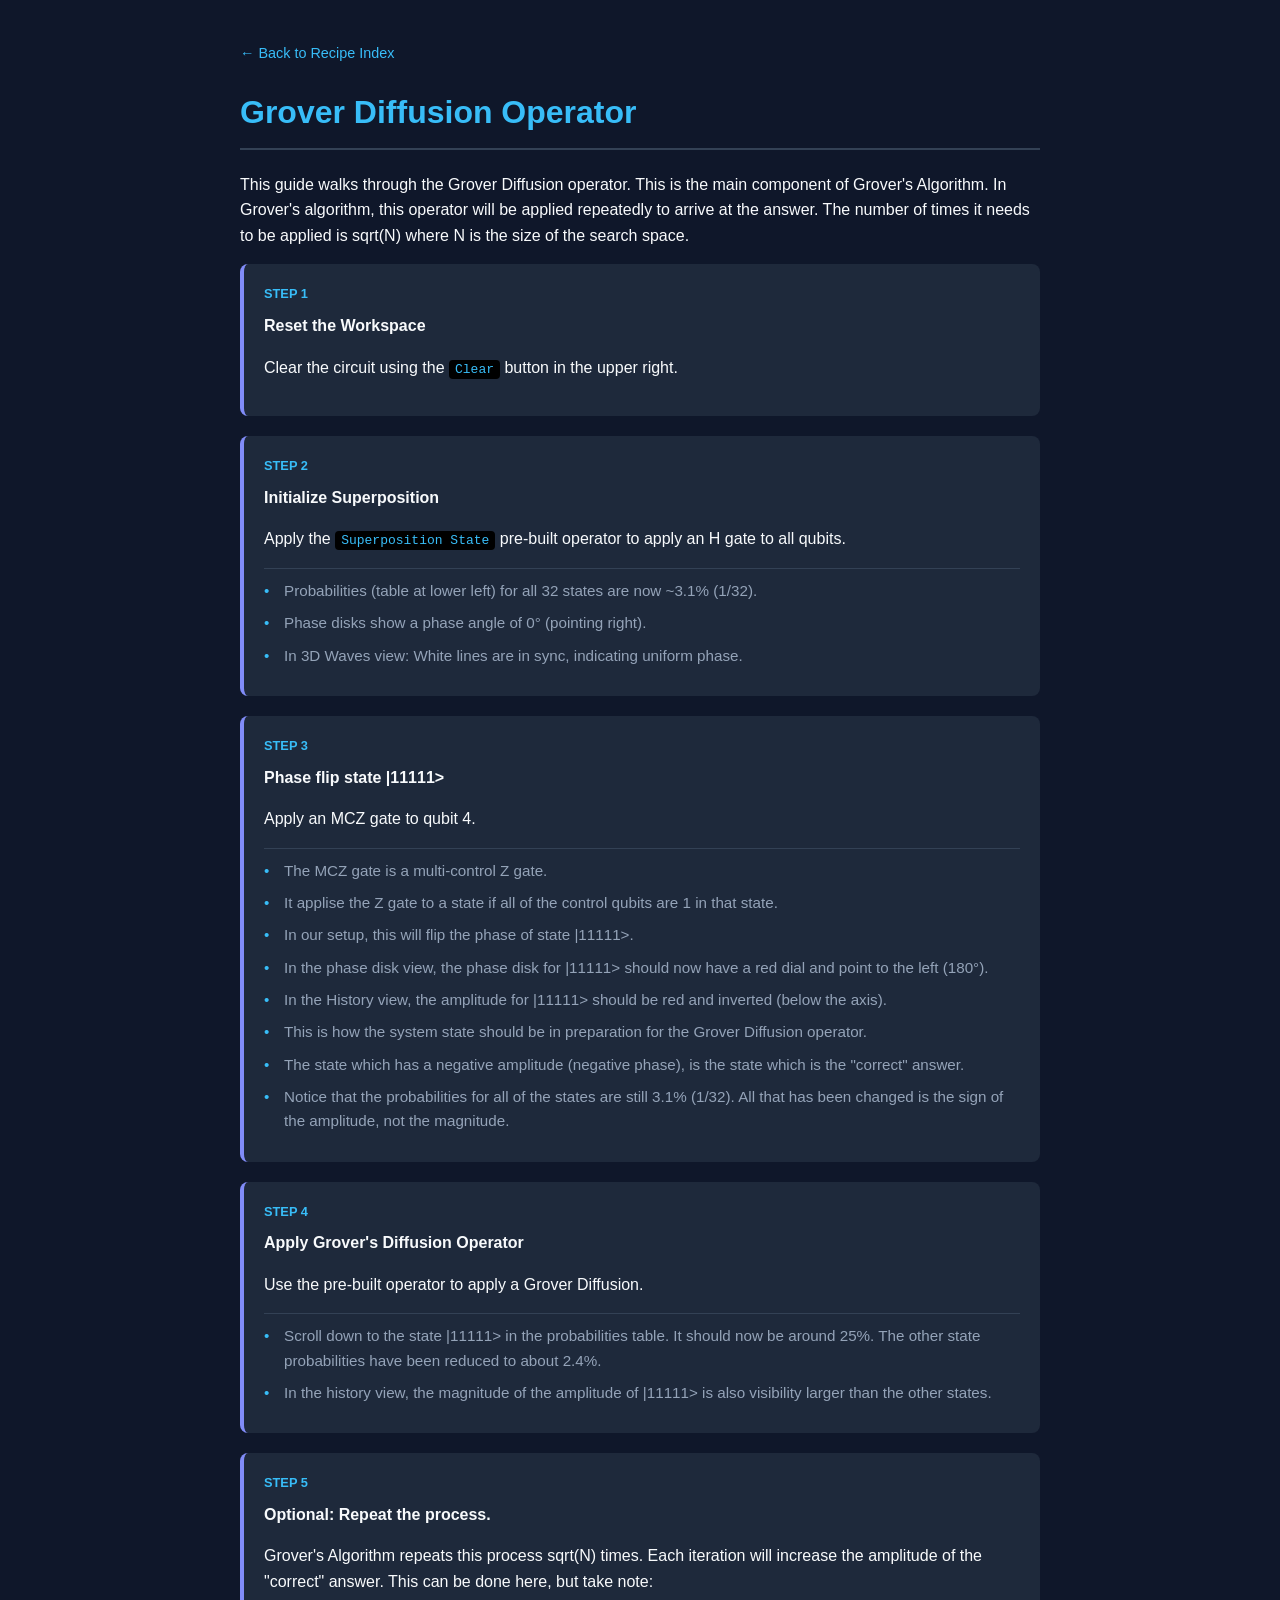
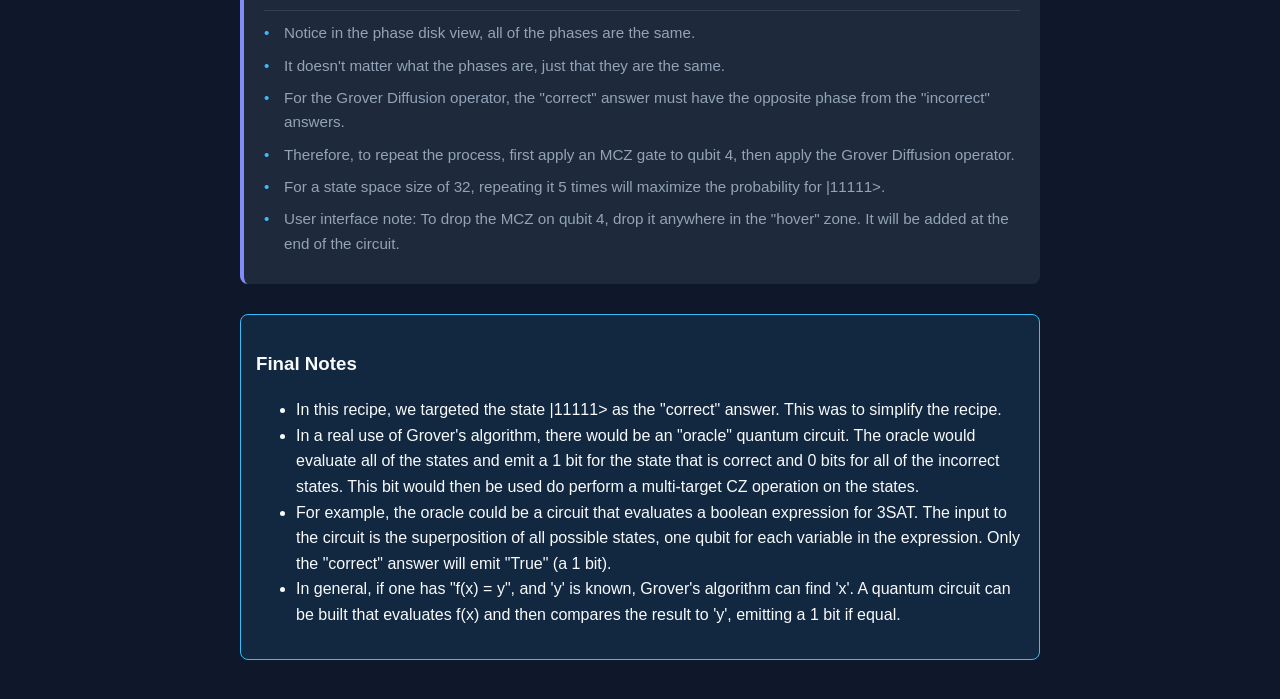
<file: recipes/grover_diffusion.html>
<!DOCTYPE html>
<html lang="en">
<head>
    <meta charset="UTF-8">
    <meta name="viewport" content="width=device-width, initial-scale=1.0">
    <title>Grover Diffusion Operator</title>
    <link rel="stylesheet" href="recipes.css">
</head>
<body>
    <nav class="nav-header">
        <a href="recipes.html" class="back-link">← Back to Recipe Index</a>
    </nav>
    <h1>Grover Diffusion Operator</h1>
    <p>
      This guide walks through the Grover Diffusion operator. This is the main component of Grover's Algorithm. In Grover's algorithm, this operator will be applied repeatedly to arrive at the answer.  The number of times it needs to be applied is sqrt(N) where N is the size of the search space.
    </p>

    <ol class="recipe-steps">
      <li>
        <strong>Reset the Workspace</strong>
        <p>Clear the circuit using the <code>Clear</code> button in the upper right.</p>
      </li>

        <li>
            <strong>Initialize Superposition</strong>
            <p>Apply the <code>Superposition State</code> pre-built operator to apply an H gate to all qubits.</p>
            <ul class="observations">
                <li>Probabilities (table at lower left) for all 32 states are now ~3.1% (1/32).</li>
                <li>Phase disks show a phase angle of 0&deg; (pointing right).</li>
                <li>In 3D Waves view: White lines are in sync, indicating uniform phase.</li>
            </ul>
        </li>
      
        <li>
            <strong>Phase flip state |11111></strong>
            <p>Apply an MCZ gate to qubit 4.</p>
            <ul class="observations">
              <li>The MCZ gate is a multi-control Z gate.</li>
              <li>It applise the Z gate to a state if all of the control qubits are 1 in that state.</li>
              <li>In our setup, this will flip the phase of state |11111>.</li>
              <li>In the phase disk view, the phase disk for |11111> should now have a red dial and point to the left (180&deg;).</li>
              <li>In the History view, the amplitude for |11111> should be red and inverted (below the axis).</li>
              <li>This is how the system state should be in preparation for the Grover Diffusion operator.</li>
              <li>The state which has a negative amplitude (negative phase), is the state which is the &quot;correct&quot; answer.</li>
              <li>Notice that the probabilities for all of the states are still 3.1% (1/32). All that has been changed is the sign of the amplitude, not the magnitude.</li>
            </ul>
        </li>

        <li>
            <strong>Apply Grover's Diffusion Operator</strong>
            <p>Use the pre-built operator to apply a Grover Diffusion.</p>
            <ul class="observations">
                <li>Scroll down to the state |11111> in the probabilities table. It should now be around 25%. The other state probabilities have been reduced to about 2.4%.</li>
                <li>In the history view, the magnitude of the amplitude of |11111> is also visibility larger than the other states.</li>
            </ul>
        </li>

        <li>
            <strong>Optional: Repeat the process.</strong>
            <p>Grover's Algorithm repeats this process sqrt(N) times. Each iteration will increase the amplitude of the &quot;correct&quot; answer. This can be done here, but take note:</p>
            <ul class="observations">
              <li>Notice in the phase disk view, all of the phases are the same.</li>
              <li>It doesn't matter what the phases are, just that they are the same.</li>
              <li>For the Grover Diffusion operator, the &quot;correct&quot; answer must have the opposite phase from the &quot;incorrect&quot; answers.</li>
              <li>Therefore, to repeat the process, first apply an MCZ gate to qubit 4, then apply the Grover Diffusion operator.</li>
              <li>For a state space size of 32, repeating it 5 times will maximize the probability for |11111>.</li>
              <li>User interface note: To drop the MCZ on qubit 4, drop it anywhere in the &quot;hover&quot; zone. It will be added at the end of the circuit.</li>
            </ul>
        </li>
        
        </ol>

    <section class="note-box">
        <h3>Final Notes</h3>
        <ul>
          <li>In this recipe, we targeted the state |11111> as the &quot;correct&quot; answer. This was to simplify the recipe.
          <li>In a real use of Grover's algorithm, there would be an &quot;oracle&quot; quantum circuit. The oracle would evaluate all of the states and emit a 1 bit for the state that is correct and 0 bits for all of the incorrect states. This bit would then be used do perform a multi-target CZ operation on the states.</li>
          
          <li>For example, the oracle could be a circuit that evaluates a boolean expression for 3SAT. The input to the circuit is the superposition of all possible states, one qubit for each variable in the expression. Only the &quot;correct&quot; answer will emit &quot;True&quot; (a 1 bit).</li>

          <li>In general, if one has &quot;f(x) = y&quot;, and 'y' is known, Grover's algorithm can find 'x'. A quantum circuit can be built that evaluates f(x) and then compares the result to 'y', emitting a 1 bit if equal.</li>

        </ul>
    </section>

</body>
</html>
</file>
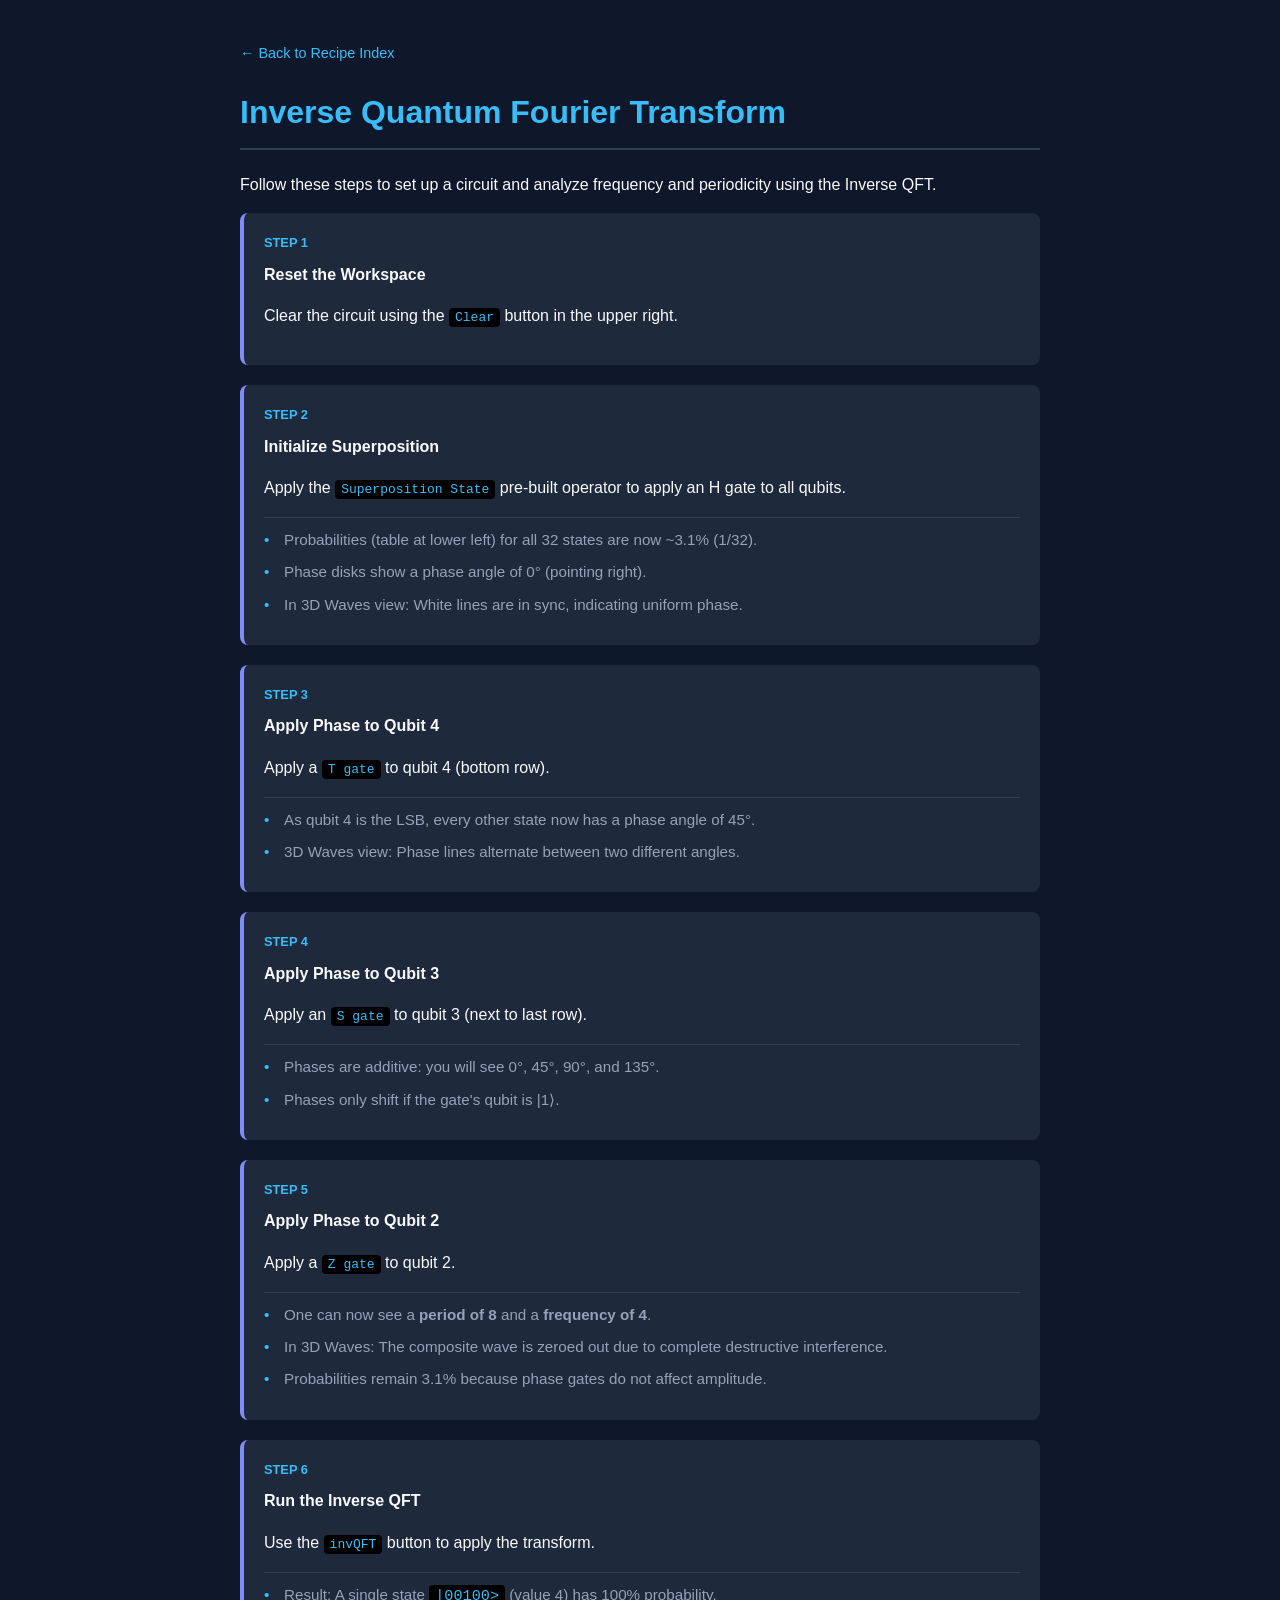
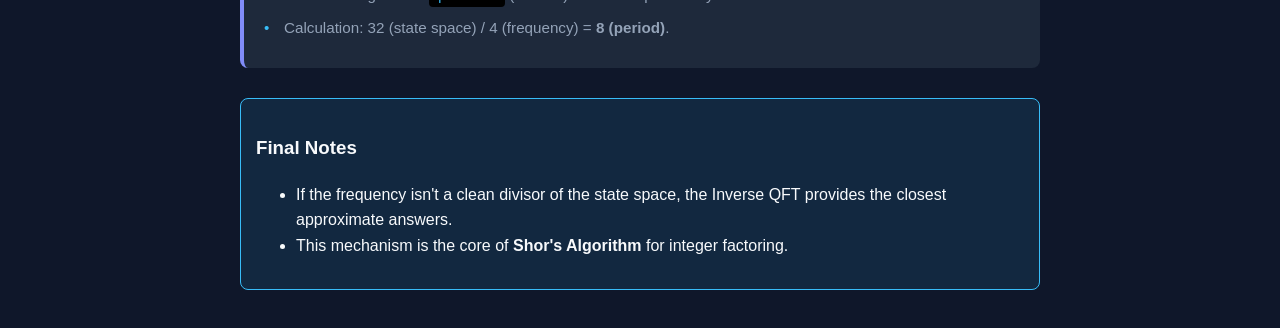
<file: recipes/iqft.html>
<!DOCTYPE html>
<html lang="en">
<head>
    <meta charset="UTF-8">
    <meta name="viewport" content="width=device-width, initial-scale=1.0">
    <title>Inverse QFT Recipe</title>
    <link rel="stylesheet" href="recipes.css">
</head>
<body>
    <nav class="nav-header">
       <a href="recipes.html" class="back-link">← Back to Recipe Index</a>
    </nav>

    <h1>Inverse Quantum Fourier Transform</h1>
    <p>Follow these steps to set up a circuit and analyze frequency and periodicity using the Inverse QFT.</p>

    <ol class="recipe-steps">
        <li>
            <strong>Reset the Workspace</strong>
            <p>Clear the circuit using the <code>Clear</code> button in the upper right.</p>
        </li>

        <li>
            <strong>Initialize Superposition</strong>
            <p>Apply the <code>Superposition State</code> pre-built operator to apply an H gate to all qubits.</p>
            <ul class="observations">
                <li>Probabilities (table at lower left) for all 32 states are now ~3.1% (1/32).</li>
                <li>Phase disks show a phase angle of 0&deg; (pointing right).</li>
                <li>In 3D Waves view: White lines are in sync, indicating uniform phase.</li>
            </ul>
        </li>

        <li>
            <strong>Apply Phase to Qubit 4</strong>
            <p>Apply a <code>T gate</code> to qubit 4 (bottom row).</p>
            <ul class="observations">
                <li>As qubit 4 is the LSB, every other state now has a phase angle of 45&deg;.</li>
                <li>3D Waves view: Phase lines alternate between two different angles.</li>
            </ul>
        </li>

        <li>
            <strong>Apply Phase to Qubit 3</strong>
            <p>Apply an <code>S gate</code> to qubit 3 (next to last row).</p>
            <ul class="observations">
                <li>Phases are additive: you will see 0&deg;, 45&deg;, 90&deg;, and 135&deg;.</li>
                <li>Phases only shift if the gate's qubit is |1⟩.</li>
            </ul>
        </li>

        <li>
            <strong>Apply Phase to Qubit 2</strong>
            <p>Apply a <code>Z gate</code> to qubit 2.</p>
            <ul class="observations">
                <li>One can now see a <strong>period of 8</strong> and a <strong>frequency of 4</strong>.</li>
                <li>In 3D Waves: The composite wave is zeroed out due to complete destructive interference.</li>
                <li>Probabilities remain 3.1% because phase gates do not affect amplitude.</li>
            </ul>
        </li>

        <li>
            <strong>Run the Inverse QFT</strong>
            <p>Use the <code>invQFT</code> button to apply the transform.</p>
            <ul class="observations">
                <li>Result: A single state <code>|00100></code> (value 4) has 100% probability.</li>
                <li>Calculation: 32 (state space) / 4 (frequency) = <strong>8 (period)</strong>.</li>
            </ul>
        </li>
    </ol>

    <section class="note-box">
        <h3>Final Notes</h3>
        <ul>
            <li>If the frequency isn't a clean divisor of the state space, the Inverse QFT provides the closest approximate answers.</li>
            <li>This mechanism is the core of <strong>Shor's Algorithm</strong> for integer factoring.</li>
        </ul>
    </section>

</body>
</html>
</file>
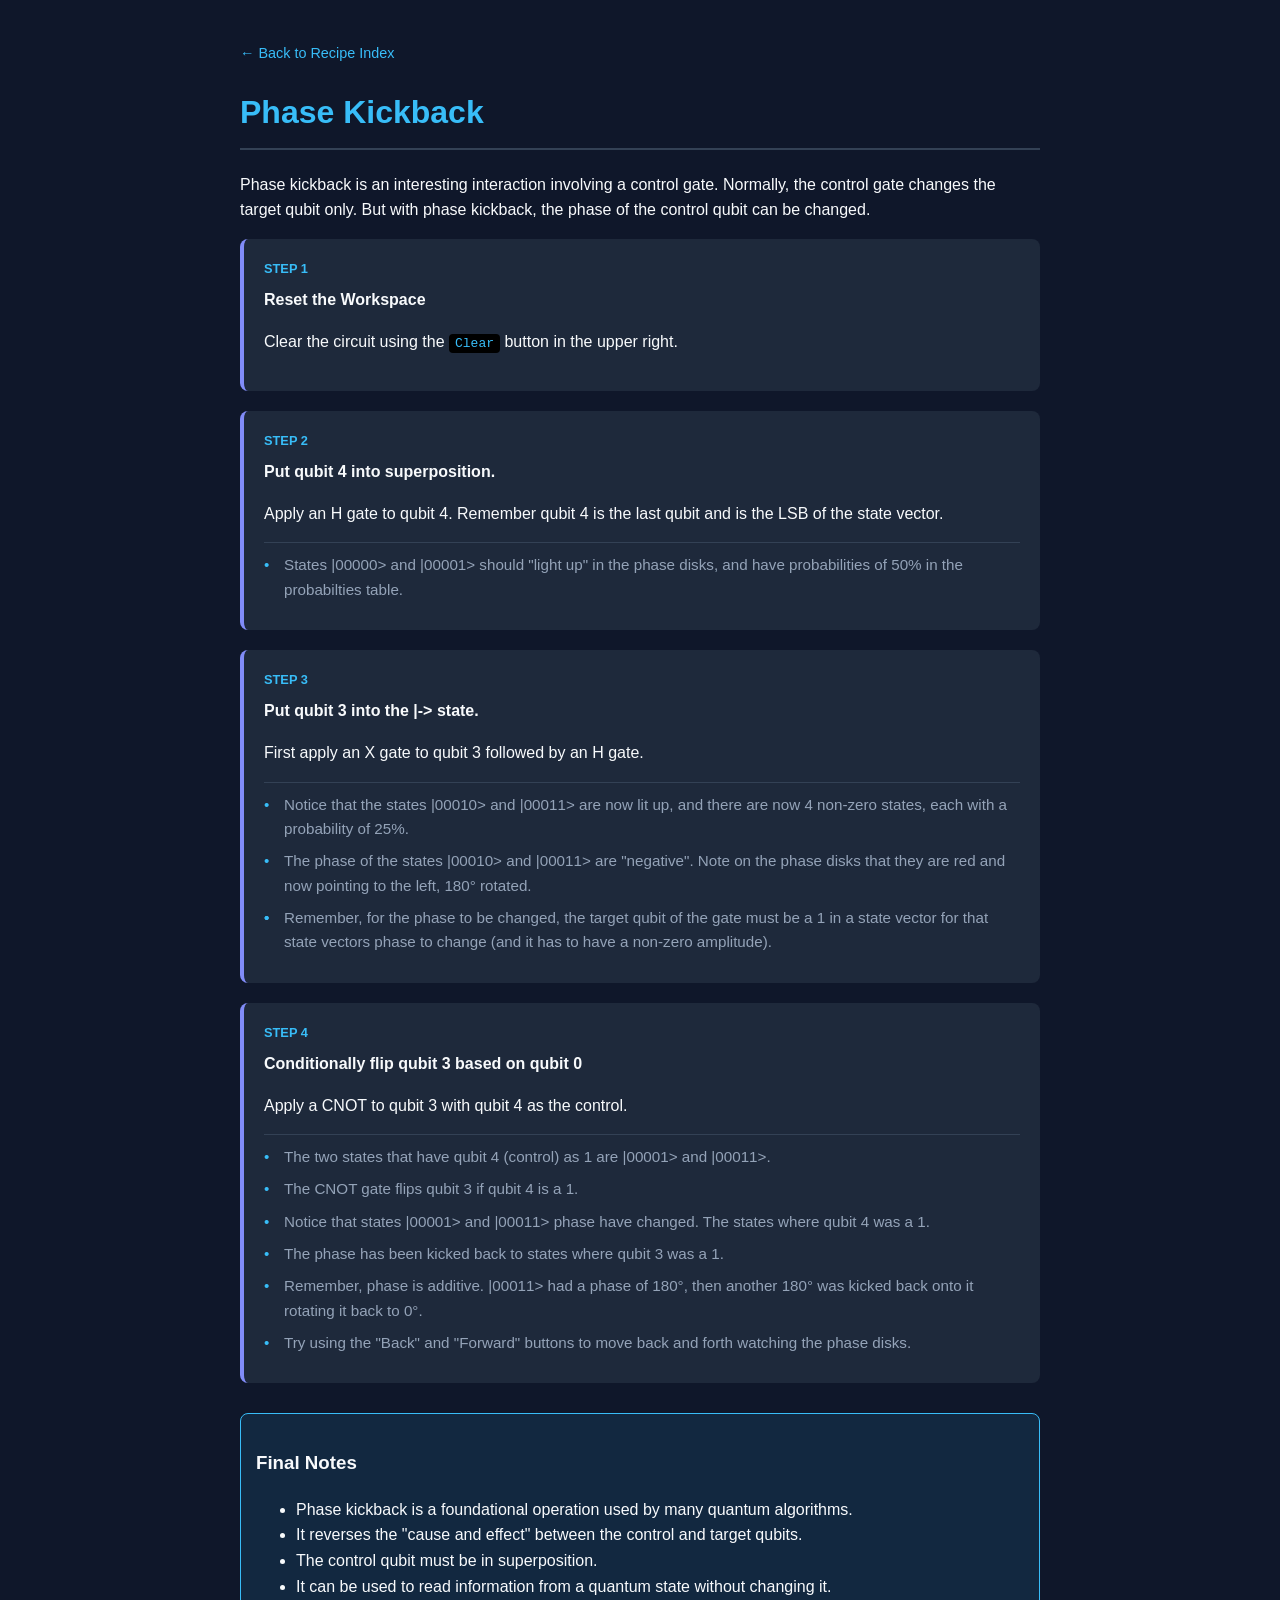
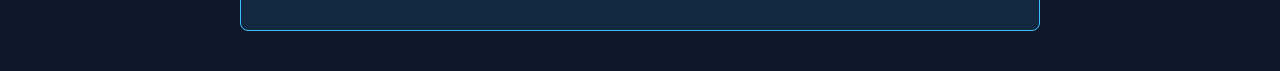
<file: recipes/phase_kickback.html>
<!DOCTYPE html>
<html lang="en">
<head>
    <meta charset="UTF-8">
    <meta name="viewport" content="width=device-width, initial-scale=1.0">
    <title>Phase Kickback</title>
    <link rel="stylesheet" href="recipes.css">
</head>
<body>
    <nav class="nav-header">
        <a href="recipes.html" class="back-link">← Back to Recipe Index</a>
    </nav>
    <h1>Phase Kickback</h1>
    <p>
      Phase kickback is an interesting interaction involving a control gate. Normally, the control gate changes the target qubit only. But with phase kickback, the phase of the control qubit can be changed.
    </p>

    <ol class="recipe-steps">
        <li>
            <strong>Reset the Workspace</strong>
            <p>Clear the circuit using the <code>Clear</code> button in the upper right.</p>
        </li>

        <li>
          <strong>Put qubit 4 into superposition.</strong>
          <p>Apply an H gate to qubit 4. Remember qubit 4 is the last qubit and is the LSB of the state vector.</p>
          <ul class="observations">
            <li>States |00000> and |00001> should "light up" in the phase disks, and have probabilities of 50% in the probabilties table.</li>
          </ul>
        </li>

        <li>
          <strong>Put qubit 3 into the |-> state.</strong>
          <p>First apply an X gate to qubit 3 followed by an H gate.
            <ul class="observations">
              <li>Notice that the states |00010> and |00011> are now lit up, and there are now 4 non-zero states, each with a probability of 25%.</li>
              <li>The phase of the states |00010> and |00011> are &quot;negative&quot;. Note on the phase disks that they are red and now pointing to the left, 180&deg; rotated.<li>
              <li>Remember, for the phase to be changed, the target qubit of the gate must be a 1 in a state vector for that state vectors phase to change (and it has to have a non-zero amplitude).</li>
            </ul>
        </li>

        <li>
          <strong>Conditionally flip qubit 3 based on qubit 0</strong>
          <p>Apply a CNOT to qubit 3 with qubit 4 as the control.</p>
          <ul class="observations">
            <li>The two states that have qubit 4 (control) as 1 are |00001> and |00011>.</li>
            <li>The CNOT gate flips qubit 3 if qubit 4 is a 1.</li>
            <li>Notice that states |00001> and |00011> phase have changed. The states where qubit 4 was a 1.</li>
            <li>The phase has been kicked back to states where qubit 3 was a 1.</li>
            <li>Remember, phase is additive. |00011> had a phase of 180&deg;, then another 180&deg; was kicked back onto it rotating it back to 0&deg;.</li>
            <li>Try using the &quot;Back&quot; and &quot;Forward&quot; buttons to move back and forth watching the phase disks.</li>
          </ul>
        </li>
        </ol>

    <section class="note-box">
        <h3>Final Notes</h3>
        <ul>
          <li>Phase kickback is a foundational operation used by many quantum algorithms.</li>
          <li>It reverses the &quot;cause and effect&quot; between the control and target qubits.</li>
          <li>The control qubit must be in superposition.</li>
          <li>It can be used to read information from a quantum state without changing it.</li>
        </ul>
    </section>

</body>
</html>
</file>
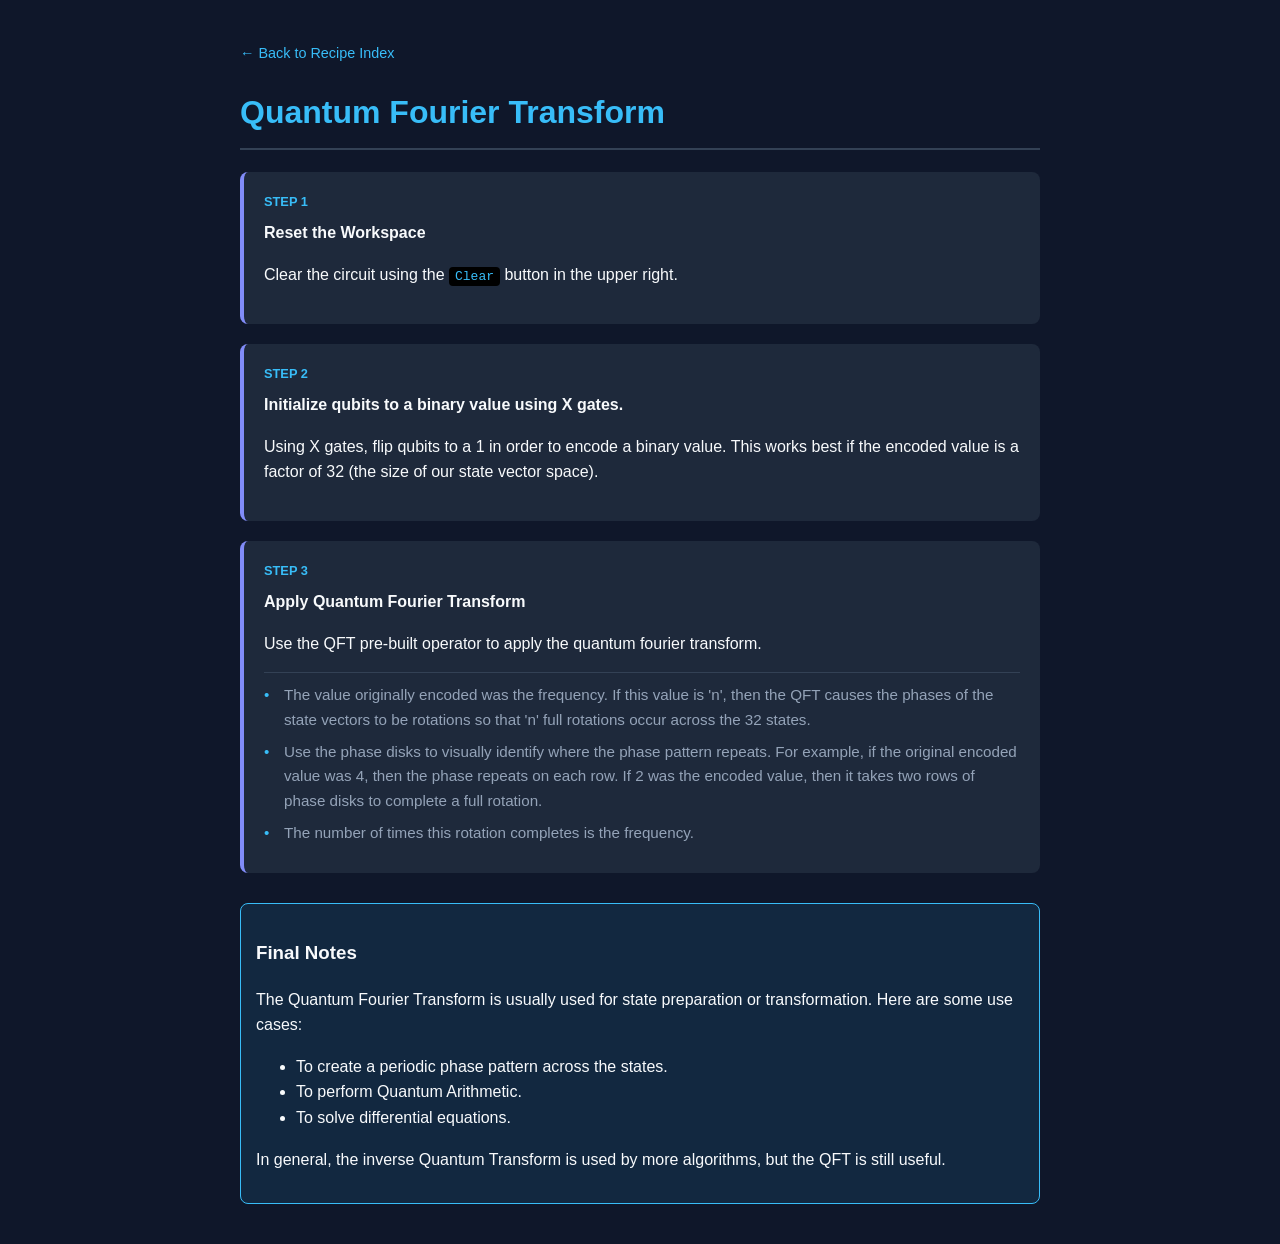
<file: recipes/qft.html>
<!DOCTYPE html>
<html lang="en">
<head>
    <meta charset="UTF-8">
    <meta name="viewport" content="width=device-width, initial-scale=1.0">
    <title>Quantum Fourier Transform</title>
    <link rel="stylesheet" href="recipes.css">
</head>
<body>
    <nav class="nav-header">
        <a href="recipes.html" class="back-link">← Back to Recipe Index</a>
    </nav>
    <h1>Quantum Fourier Transform</h1>
    <p>
      
    </p>

    <ol class="recipe-steps">
      <li>
        <strong>Reset the Workspace</strong>
        <p>Clear the circuit using the <code>Clear</code> button in the upper right.</p>
      </li>

      <li>
        <strong>Initialize qubits to a binary value using X gates.</strong>
        <p>Using X gates, flip qubits to a 1 in order to encode a binary value. This works best if the encoded value is a factor of 32 (the size of our state vector space).
        </p>
      </li>

      <li>
        <strong>Apply Quantum Fourier Transform</strong>
        <p>Use the QFT pre-built operator to apply the quantum fourier transform.</p>
        <ul class="observations">
          <li>The value originally encoded was the frequency. If this value is 'n', then the QFT causes the phases of the state vectors to be rotations so that 'n' full rotations occur across the 32 states.</li>
          <li>Use the phase disks to visually identify where the phase pattern repeats. For example, if the original encoded value was 4, then the phase repeats on each row. If 2 was the encoded value, then it takes two rows of phase disks to complete a full rotation.</li>
          <li>The number of times this rotation completes is the frequency.</li>
        </ul>
      </li>

        </ol>

    <section class="note-box">
        <h3>Final Notes</h3>
        <p>The Quantum Fourier Transform is usually used for state preparation or transformation. Here are some use cases:</p>
        <ul>
          <li>To create a periodic phase pattern across the states.</li>
          <li>To perform Quantum Arithmetic.</li>
          <li>To solve differential equations.</li>
        </ul>
        <p>In general, the inverse Quantum Transform is used by more algorithms, but the QFT is still useful.</p>
    </section>

</body>
</html>
</file>
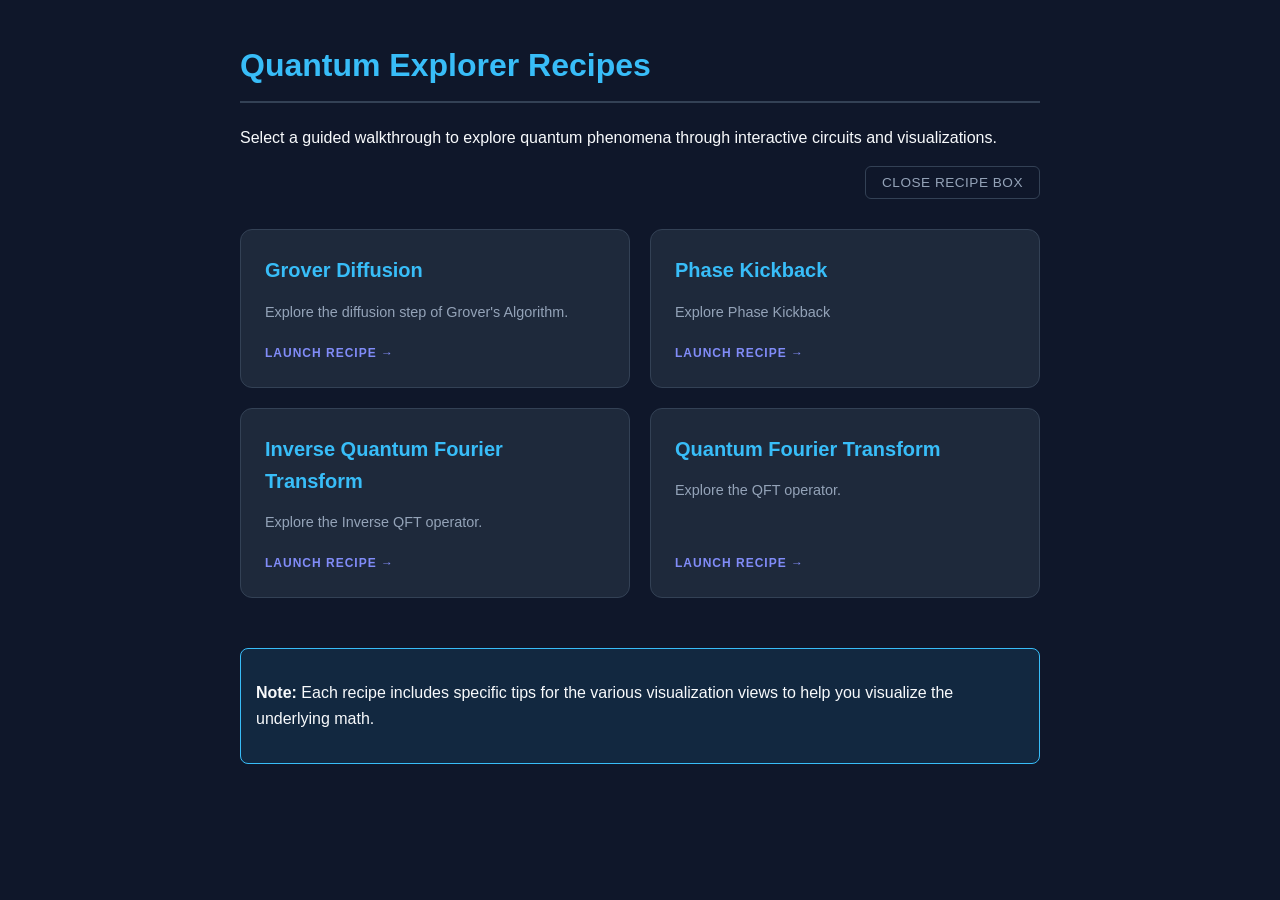
<file: recipes/recipes.html>
<!DOCTYPE html>
<html lang="en">
<head>
    <meta charset="UTF-8">
    <meta name="viewport" content="width=device-width, initial-scale=1.0">
    <title>Quantum Explorer Recipes</title>
    <link rel="stylesheet" href="recipes.css">
    <style>
        /* Specific styles for the Index layout */
        .recipe-grid {
            display: grid;
            grid-template-columns: repeat(auto-fill, minmax(300px, 1fr));
            gap: 20px;
            margin-top: 30px;
        }

        .recipe-card {
            background: var(--card-bg);
            border: 1px solid var(--border-color);
            border-radius: 12px;
            padding: 24px;
            transition: transform 0.2s, border-color 0.2s;
            text-decoration: none;
            display: flex;
            flex-direction: column;
            justify-content: space-between;
        }

        .recipe-card:hover {
            transform: translateY(-4px);
            border-color: var(--accent-blue);
        }

        .recipe-card h2 {
            margin: 0 0 12px 0;
            font-size: 1.25rem;
            color: var(--accent-blue);
        }

        .recipe-card p {
            font-size: 0.9rem;
            color: var(--text-muted);
            margin-bottom: 20px;
        }

        .btn-launch {
            color: var(--accent-purple);
            font-weight: bold;
            text-transform: uppercase;
            font-size: 0.75rem;
            letter-spacing: 1px;
        }
    </style>
</head>
<body>

    <header>
        <h1>Quantum Explorer Recipes</h1>
        <p>Select a guided walkthrough to explore quantum phenomena through interactive circuits and visualizations.</p>
    </header>

    <div class="close-container">
        <button class="btn-close" onclick="window.close()">Close Recipe Box</button>
    </div>
    <div class="recipe-grid">        
        
        <a href="grover_diffusion.html" class="recipe-card">
            <div>
                <h2>Grover Diffusion</h2>
                <p>Explore the diffusion step of Grover's Algorithm.</p>
            </div>
            <span class="btn-launch">Launch Recipe &rarr;</span>
        </a>

        <a href="phase_kickback.html" class="recipe-card">
            <div>
                <h2>Phase Kickback</h2>
                <p>Explore Phase Kickback</p>
            </div>
            <span class="btn-launch">Launch Recipe &rarr;</span>
        </a>


        <a href="iqft.html" class="recipe-card">
            <div>
                <h2>Inverse Quantum Fourier Transform</h2>
                <p>Explore the Inverse QFT operator.</p>
            </div>
            <span class="btn-launch">Launch Recipe &rarr;</span>
        </a>
        
        <a href="qft.html" class="recipe-card">
            <div>
                <h2>Quantum Fourier Transform</h2>
                <p>Explore the QFT operator.</p>
            </div>
            <span class="btn-launch">Launch Recipe &rarr;</span>
        </a>

    </div>

    <section class="note-box" style="margin-top: 50px;">
        <p><strong>Note:</strong> Each recipe includes specific tips for the various visualization views to help you visualize the underlying math.</p>
    </section>

</body>
</html>
</file>
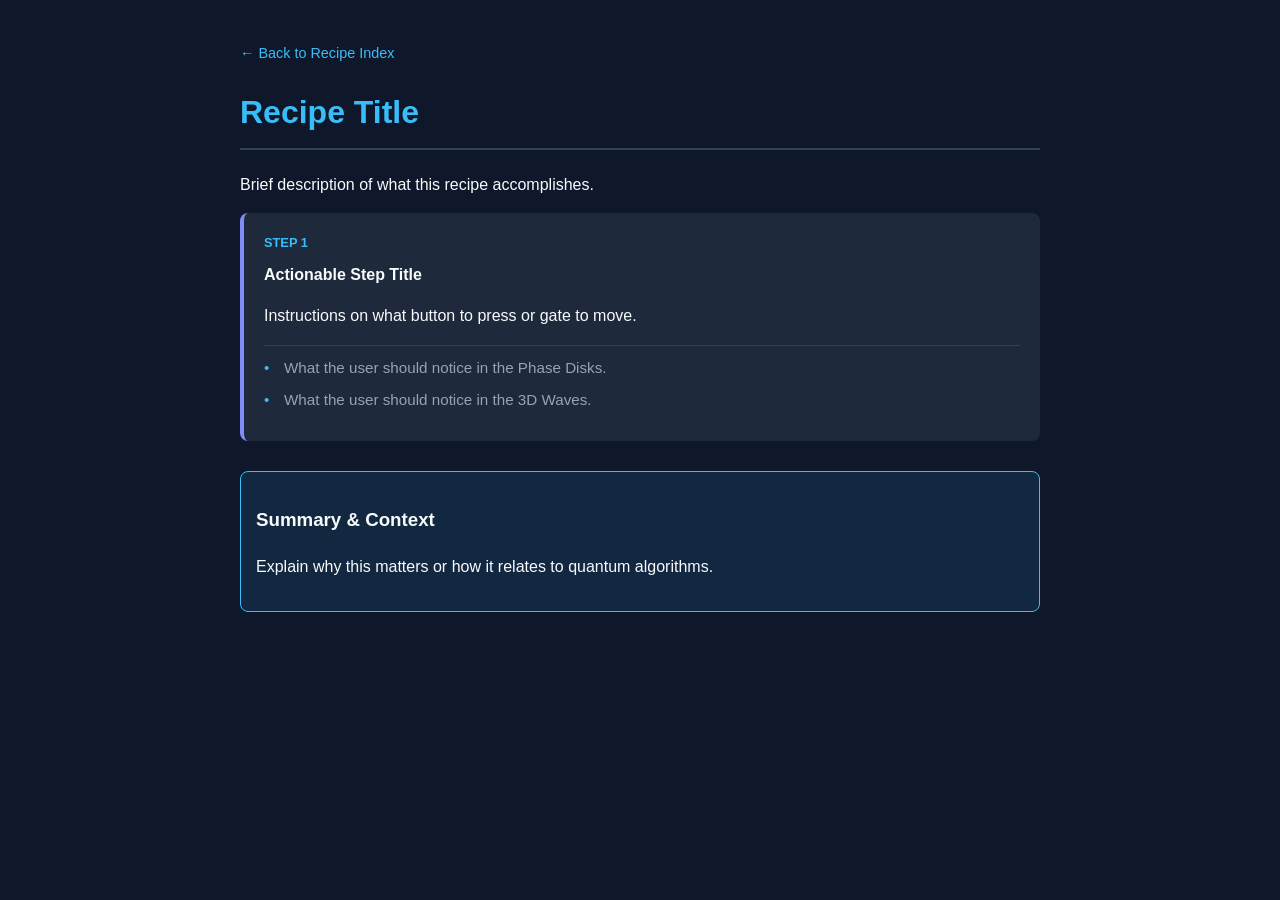
<file: recipes/skeleton.html>
<!DOCTYPE html>
<html lang="en">
<head>
    <meta charset="UTF-8">
    <meta name="viewport" content="width=device-width, initial-scale=1.0">
    <title>Recipe Title</title>
    <link rel="stylesheet" href="recipes.css">
</head>
<body>
    <nav class="nav-header">
        <a href="recipes.html" class="back-link">← Back to Recipe Index</a>
    </nav>
    <h1>Recipe Title</h1>
    <p>Brief description of what this recipe accomplishes.</p>

    <ol class="recipe-steps">
        <li>
            <strong>Actionable Step Title</strong>
            <p>Instructions on what button to press or gate to move.</p>
            <ul class="observations">
                <li>What the user should notice in the Phase Disks.</li>
                <li>What the user should notice in the 3D Waves.</li>
            </ul>
        </li>
        
        </ol>

    <section class="note-box">
        <h3>Summary & Context</h3>
        <p>Explain why this matters or how it relates to quantum algorithms.</p>
    </section>

</body>
</html>
</file>
<file: recipes/recipes.css>
/* Updated recipes.css */
:root {
    --bg-color: #0f172a;
    --card-bg: #1e293b;
    --accent-blue: #38bdf8;
    --accent-purple: #818cf8;
    --text-main: #f8fafc;
    --text-muted: #94a3b8;
    --border-color: #334155;
}

body {
    background-color: var(--bg-color);
    color: var(--text-main);
    font-family: 'Inter', -apple-system, BlinkMacSystemFont, sans-serif;
    line-height: 1.6;
    max-width: 800px;
    margin: 40px auto;
    padding: 0 20px;
}

h1 {
    color: var(--accent-blue);
    border-bottom: 2px solid var(--border-color);
    padding-bottom: 10px;
    font-size: 2rem;
}

/* Step Container */
ol.recipe-steps {
    list-style: none;
    padding: 0;
    counter-reset: step-counter;
}

ol.recipe-steps > li {
    counter-increment: step-counter;
    background: var(--card-bg);
    margin-bottom: 20px;
    padding: 20px;
    border-radius: 8px;
    border-left: 4px solid var(--accent-purple);
    position: relative;
}

ol.recipe-steps > li::before {
    content: "Step " counter(step-counter);
    display: block;
    font-weight: bold;
    color: var(--accent-blue);
    text-transform: uppercase;
    font-size: 0.8rem;
    margin-bottom: 8px;
}

/* Nested Observations/Details */
ul.observations {
    list-style: none;
    padding-left: 0;
    margin-top: 15px;
    border-top: 1px solid var(--border-color);
    padding-top: 10px;
}

ul.observations li {
    font-size: 0.95rem;
    color: var(--text-muted);
    margin-bottom: 8px;
    padding-left: 20px;
    position: relative;
}

ul.observations li::before {
    content: "•";
    position: absolute;
    left: 0;
    color: var(--accent-blue);
}

.note-box {
    background: rgba(56, 189, 248, 0.1);
    border: 1px solid var(--accent-blue);
    padding: 15px;
    border-radius: 8px;
    margin-top: 30px;
}

code {
    background: #000;
    padding: 2px 6px;
    border-radius: 4px;
    font-family: monospace;
    color: var(--accent-blue);
}

/* Navigation link styling */
.nav-header {
    margin-bottom: 20px;
}

.back-link {
    color: var(--accent-blue);
    text-decoration: none;
    font-size: 0.9rem;
    display: inline-flex;
    align-items: center;
    gap: 8px;
    transition: opacity 0.2s;
}

.back-link:hover {
    opacity: 0.8;
    text-decoration: underline;
}

/* Close Button Styling */
.close-container {
    display: flex;
    justify-content: flex-end;
    margin-bottom: 10px;
}

.btn-close {
    background: transparent;
    border: 1px solid var(--border-color);
    color: var(--text-muted);
    padding: 8px 16px;
    border-radius: 6px;
    cursor: pointer;
    font-size: 0.85rem;
    font-weight: 500;
    transition: all 0.2s ease;
    text-transform: uppercase;
    letter-spacing: 0.5px;
}

.btn-close:hover {
    background: rgba(248, 113, 113, 0.1); /* Subtle red tint */
    border-color: #f87171; /* Soft red error/close color */
    color: #f87171;
    transform: translateY(-1px);
}

.btn-close:active {
    transform: translateY(0);
}
</file>
